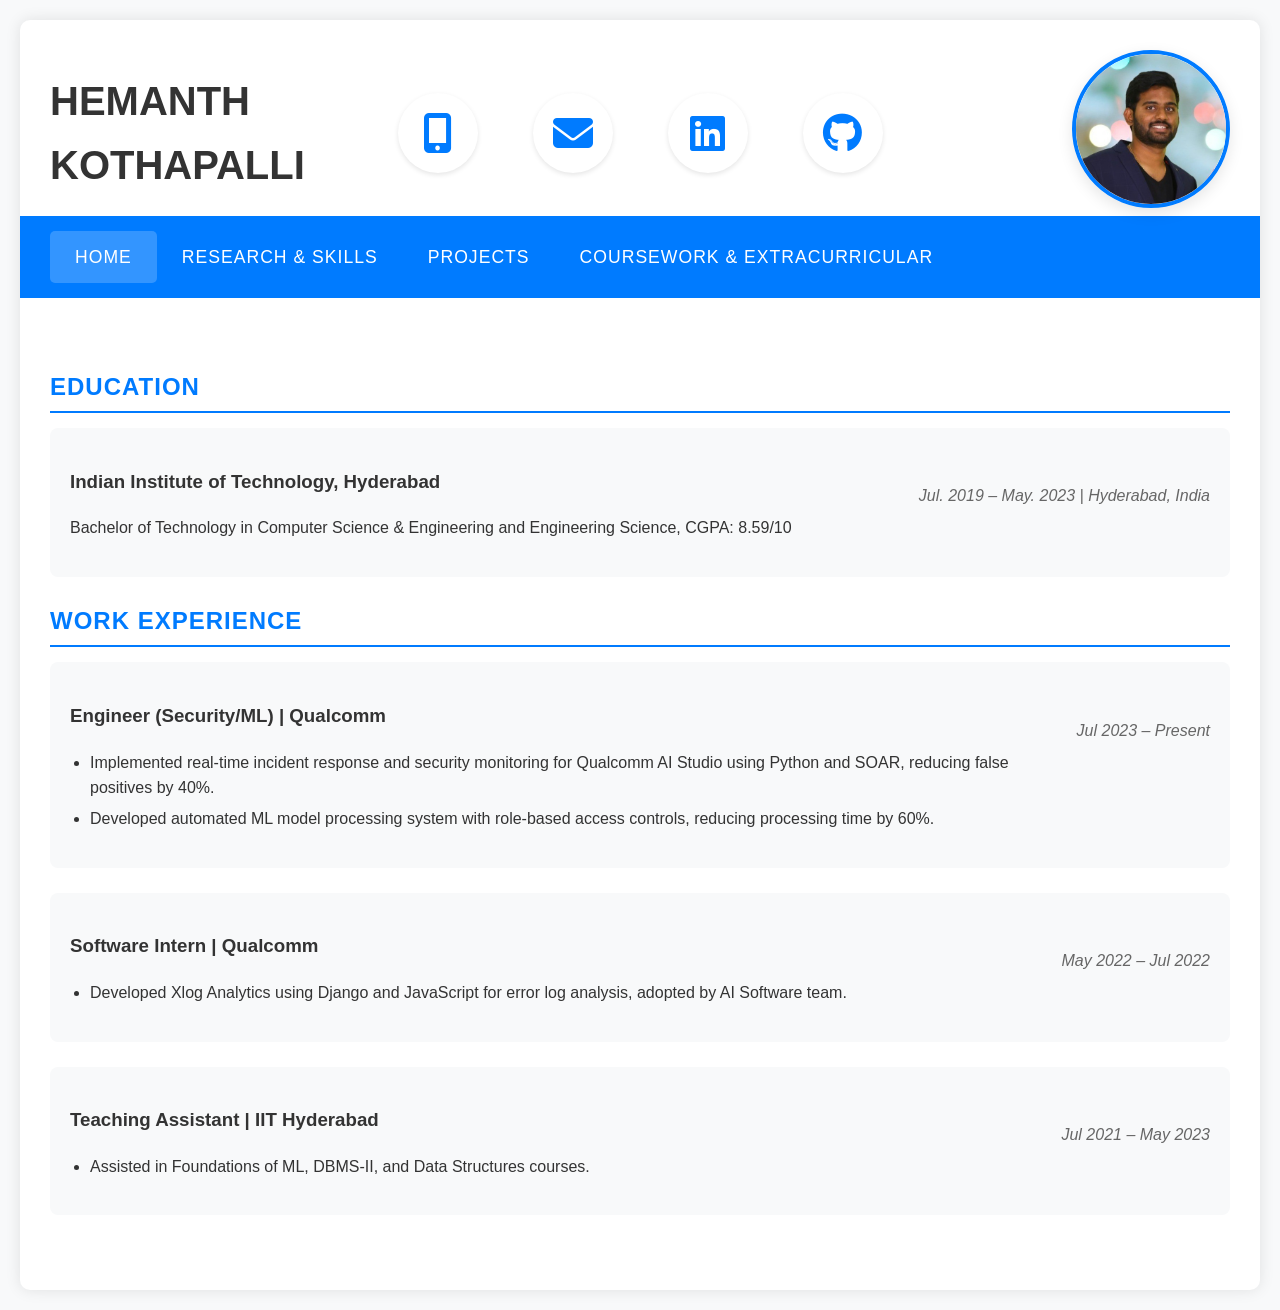
<file: index.html>
<!DOCTYPE html>
<html lang="en">
<head>
    <meta charset="UTF-8">
    <meta name="viewport" content="width=device-width, initial-scale=1.0">
    <title>Hemanth Kothapalli - Resume</title>
    <link rel="stylesheet" href="style.css">
    <link rel="stylesheet" href="https://cdnjs.cloudflare.com/ajax/libs/font-awesome/6.4.0/css/all.min.css">
</head>
<body>
    <div class="container">
        <!-- Header Section -->
        <div class="header">
            <div class="header-text">
                <h1>HEMANTH KOTHAPALLI</h1>
            </div>
                <div class="contact-info">
                    <div class="icon-container">
                        <a href="tel:+916300165866" class="contact-icon">
                            <i class="fas fa-mobile-alt"></i>
                        </a>
                    </div>
                    <div class="icon-container">
                        <a href="mailto:7hemanthk@gmail.com" class="contact-icon">
                            <i class="fas fa-envelope"></i>
                        </a>
                    </div>
                    <div class="icon-container">
                        <a href="https://www.linkedin.com/in/hemanthk1/" target="_blank" class="contact-icon">
                            <i class="fab fa-linkedin"></i>
                        </a>
                    </div>
                    <div class="icon-container">
                        <a href="https://github.com/Hemanth3047-hub" target="_blank" class="contact-icon">
                            <i class="fab fa-github"></i>
                        </a>
                    </div>
                </div>
            <div class="profile-image">
                <img src="your-photo.jpeg" alt="Hemanth Kothapalli">
            </div>
        </div>

        <!-- Tabs Navigation -->
        <div class="tabs">
            <div class="tab active" onclick="openTab('home')">Home</div>
            <div class="tab" onclick="openTab('research')">Research & Skills</div>
            <div class="tab" onclick="openTab('projects')">Projects</div>
            <div class="tab" onclick="openTab('coursework')">Coursework & Extracurricular</div>
        </div>

        <!-- Home Tab Content -->
        <div id="home" class="tab-content">
            <h2>Education</h2>
            <div class="experience">
                
                <h3>Indian Institute of Technology, Hyderabad</h3>
                <p class="date-location">Jul. 2019 – May. 2023 | Hyderabad, India</p>
                <p>Bachelor of Technology in Computer Science & Engineering and Engineering Science, CGPA: 8.59/10</p>
            </div>

            <h2>Work Experience</h2>
            <div class="experience">
                <h3>Engineer (Security/ML) | Qualcomm</h3>
                <p class="date-location">Jul 2023 – Present</p>
                <ul>
                    <li>Implemented real-time incident response and security monitoring for Qualcomm AI Studio using Python and SOAR, reducing false positives by 40%.</li>
                    <li>Developed automated ML model processing system with role-based access controls, reducing processing time by 60%.</li>
                </ul>
            </div>
            <div class="experience">
                <h3>Software Intern | Qualcomm</h3>
                <p class="date-location">May 2022 – Jul 2022</p>
                <ul>
                    <li>Developed Xlog Analytics using Django and JavaScript for error log analysis, adopted by AI Software team.</li>
                </ul>
            </div>
            <div class="experience">
                <h3>Teaching Assistant | IIT Hyderabad</h3>
                <p class="date-location">Jul 2021 – May 2023</p>
                <ul>
                    <li>Assisted in Foundations of ML, DBMS-II, and Data Structures courses.</li>
                </ul>
            </div>
        </div>

        <!-- Research Tab Content -->
        <div id="research" class="tab-content">
            <h2>Research Publications and Achievements</h2>
            <div class="experience">
                <h3><a href="https://praveenabt.github.io/publications/MUD-Scale.pdf" target="_blank">Scaling IoT MUD Enforcement using Programmable DataPlanes</a></h3>
                <p class="date-location"> (Jul 2022 – May 2023)</p>
                <p>Accepted to IEEE/IFIP NOMS'23, Miami, USA</p>
            </div>
            <div class="experience">
                <h3><a href="https://praveenabt.github.io/publications/IoTMUD-FFSPIN.pdf" target="_blank">IoT MUD Enforcement in the Edge Cloud using Programmable Switch</a></h3>
                <p class="date-location">(Jul 2021 – May 2022)</p>
                <p>Accepted to ACM SIGCOMM'22 workshop on Security for P4 - FFSPIN, Amsterdam, Netherlands</p>
            </div>
            <div class="experience">
                <h3><a href="https://drive.google.com/file/d/1JlupASg8C9uUNyeFKSC3Lq1g3cQHAbXT/view?usp=sharing" target="_blank">VAK UG Research Excellence Award, 2023 | Network Security Researcher @ IITH</a></h3>
                <p class="date-location">(Apr 2023)</p>
                <p>Honored as the sole recipient of the top undergraduate researcher award for the 2023 batch</p>
            </div>

            <h2>Technical Skills</h2>
            <ul>
                <li><strong>Languages & Security Tools:</strong> Python, C/C++, Java, P4, Splunk SOAR, Elasticsearch, Kibana, SDN Controllers</li>
                <li><strong>Machine Learning:</strong> NumPy, Pandas, Scikit-learn, TensorFlow, Keras, Pattern Recognition, Matplotlib</li>
                <li><strong>Development & Frameworks:</strong> SQL, JavaScript, Django, Flutter, Git, YAML, CI/CD</li>
            </ul>
        </div>

        <!-- Projects Tab Content -->
        <div id="projects" class="tab-content">
            <h2>Projects</h2>
            <div class="experience">
                <h3><a href="https://github.com/Hemanth3047-hub/Image-Transition" target="_blank">Image Transition</a> | Python, Machine Learning</h3>
                <ul>
                    <li>Implemented Variational Autoencoder model for image interpolation between input pairs, demonstrating improved accuracy on public and custom weather datasets.</li>
                </ul>
            </div>
            <div class="experience">
                <h3><a href="https://github.com/Hemanth3047-hub/Hand-Gesture-Recognition-using-Convolution-Neural-Network" target="_blank">Hand gesture recognition using CNN's</a> | Python, Machine Learning</h3>
                <ul>
                    <li>Built a CNN model and trained it with a dataset developed by capturing hand signs (following ASL convention) through webcam, achieving 99.95% accuracy.</li>
                </ul>
            </div>
            <div class="experience">
                <h3><a href="https://github.com/Hemanth3047-hub/PPMS_FULL_STACK" target="_blank">PhD Progress Management System</a> | Flutter, Django</h3>
                <ul>
                    <li>Led a team of three in developing an application for PhD scholars of IITH to track their academic progress and send alerts for upcoming deadlines.</li>
                </ul>
            </div>
            <div class="experience">
                <h3><a href="https://github.com/Hemanth3047-hub/DBMS-II" target="_blank">Management of Scientific Research Papers Database</a> | PostgreSQL, DBMS</h3>
                <ul>
                    <li>Built a relational database from scratch, populated it with information about research publications, and executed complex PostgreSQL queries.</li>
                </ul>
            </div>
            <div class="experience">
                <h3><a href="https://github.com/Hemanth3047-hub/Covid-19-SIR-Simulator" target="_blank">Covid-19 SIR Simulator</a> | C++, Data Structures</h3>
                <ul>
                    <li>Developed a system to track the number of people suspected, infected, and recovered based on probabilistic thresholds using graphs, adjacency lists, and priority queues.</li>
                </ul>
            </div>
        </div>

        <!-- Coursework & Extracurricular Tab Content -->
        <div id="coursework" class="tab-content">
            <h2>Coursework & Extracurricular</h2>
            <h3>Relevant Coursework</h3>
            <ul>
                <li>Computer Networks</li>
                <li>Foundations of Machine Learning</li>
                <li>Deep Learning</li>
                <li>Theory of Computation</li>
                <li>Data Structures and Algorithms</li>
                <li>Probability in Computing</li>
                <li>Reinforcement Learning</li>
                <li>Operating Systems</li>
                <li>Database Management Systems</li>
                <li>Principles of Programming Languages</li>
            </ul>
            <h3>Extracurricular Activities</h3>
            <p>Details on extracurricular activities will be added here.</p>
        </div>
    </div>
    <script src="script.js"></script>
</body>
</html>
</file>
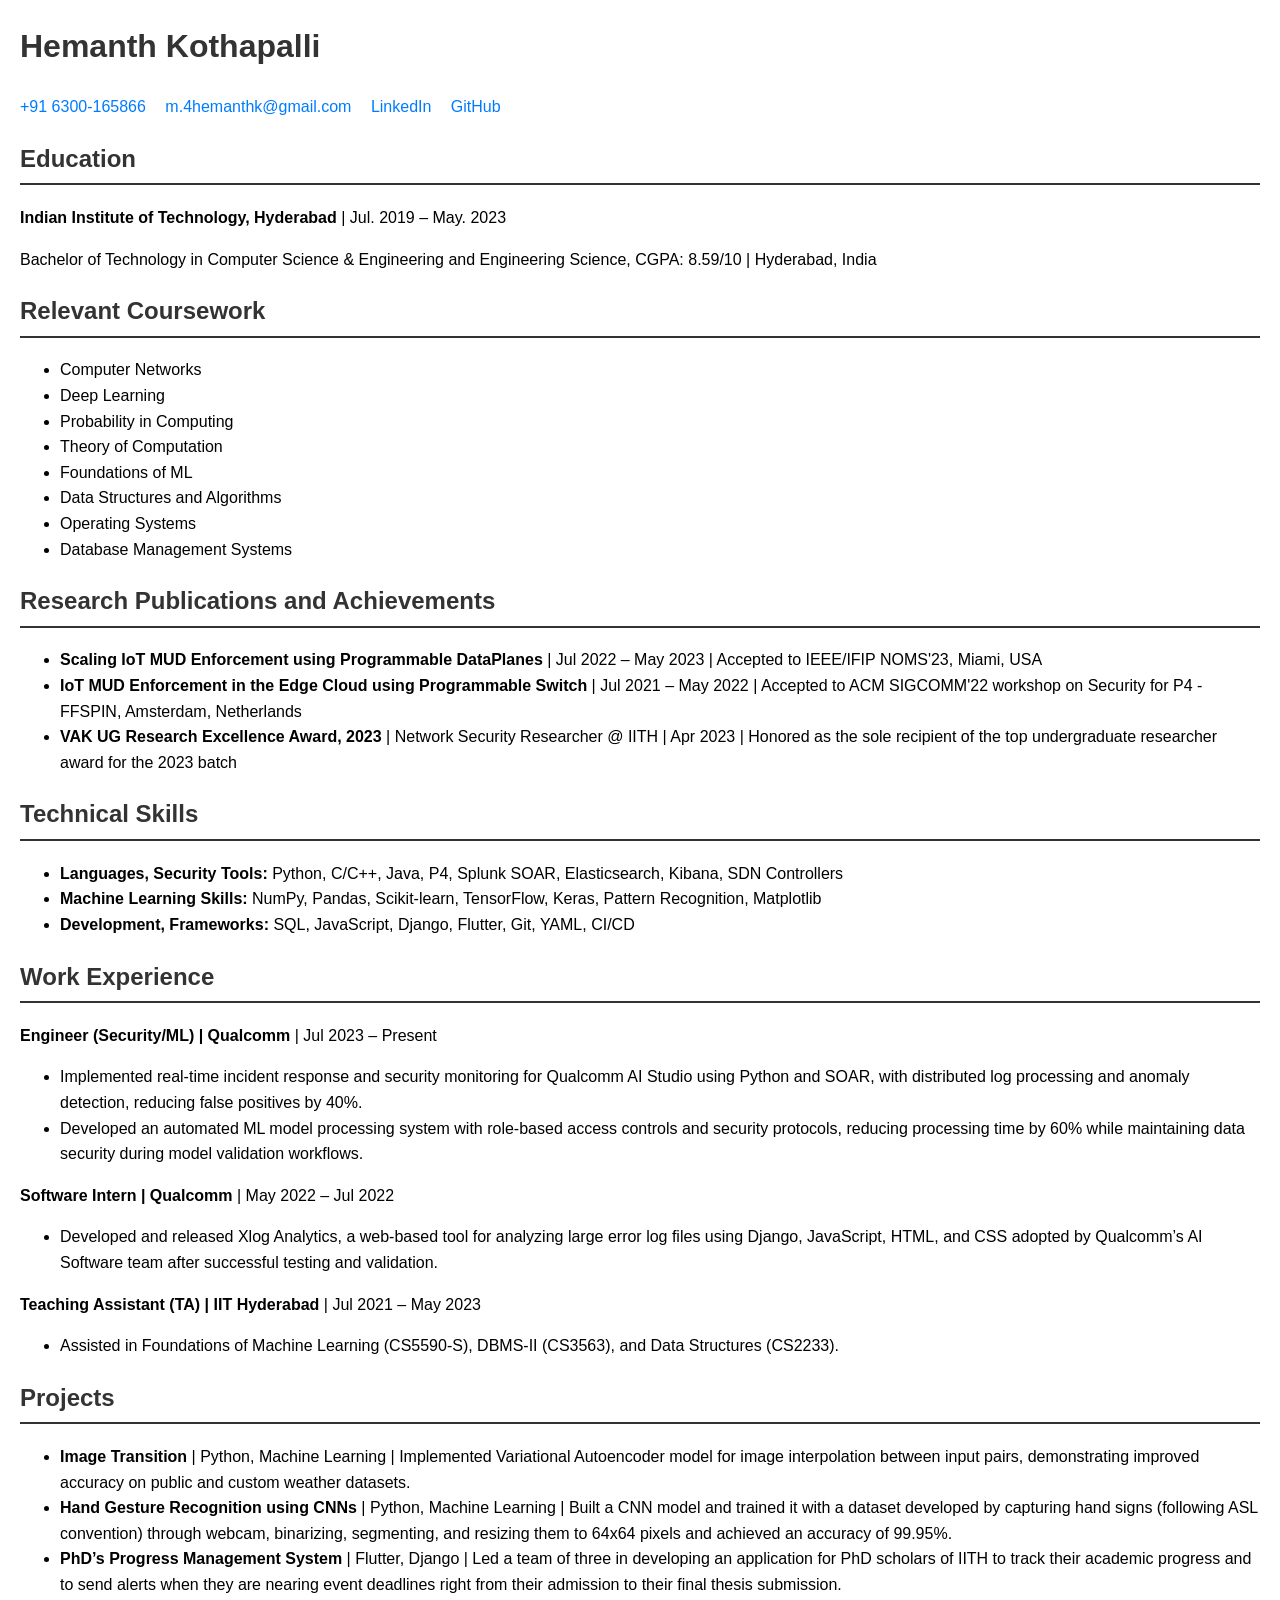
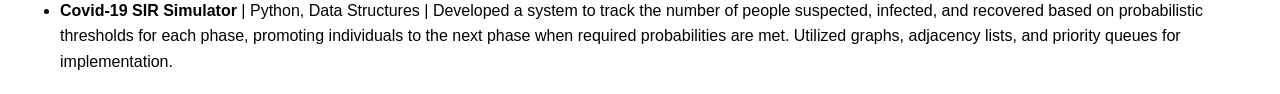
<file: resume.html>
<!DOCTYPE html>
<html lang="en">
<head>
    <meta charset="UTF-8">
    <meta name="viewport" content="width=device-width, initial-scale=1.0">
    <title>Hemanth Kothapalli - Resume</title>
    <style>
        body {
            font-family: Arial, sans-serif;
            margin: 20px;
            line-height: 1.6;
        }
        h1, h2 {
            color: #333;
        }
        a {
            color: #007BFF;
            text-decoration: none;
        }
        a:hover {
            text-decoration: underline;
        }
        .section {
            margin-bottom: 20px;
        }
        .section h2 {
            border-bottom: 2px solid #333;
            padding-bottom: 5px;
        }
        .contact-info {
            margin-bottom: 20px;
        }
        .contact-info a {
            margin-right: 15px;
        }
    </style>
</head>
<body>

<h1>Hemanth Kothapalli</h1>

<div class="contact-info">
    <a href="tel:+916300165866">+91 6300-165866</a>
    <a href="mailto:m.4hemanthk@gmail.com">m.4hemanthk@gmail.com</a>
    <a href="https://linkedin.com/in/hematthk1" target="_blank">LinkedIn</a>
    <a href="https://github.com/Hemanth3047-hub" target="_blank">GitHub</a>
</div>

<div class="section">
    <h2>Education</h2>
    <p><strong>Indian Institute of Technology, Hyderabad</strong> | Jul. 2019 – May. 2023</p>
    <p>Bachelor of Technology in Computer Science & Engineering and Engineering Science, CGPA: 8.59/10 | Hyderabad, India</p>
</div>

<div class="section">
    <h2>Relevant Coursework</h2>
    <ul>
        <li>Computer Networks</li>
        <li>Deep Learning</li>
        <li>Probability in Computing</li>
        <li>Theory of Computation</li>
        <li>Foundations of ML</li>
        <li>Data Structures and Algorithms</li>
        <li>Operating Systems</li>
        <li>Database Management Systems</li>
    </ul>
</div>

<div class="section">
    <h2>Research Publications and Achievements</h2>
    <ul>
        <li><strong>Scaling IoT MUD Enforcement using Programmable DataPlanes</strong> | Jul 2022 – May 2023 | Accepted to IEEE/IFIP NOMS'23, Miami, USA</li>
        <li><strong>IoT MUD Enforcement in the Edge Cloud using Programmable Switch</strong> | Jul 2021 – May 2022 | Accepted to ACM SIGCOMM'22 workshop on Security for P4 - FFSPIN, Amsterdam, Netherlands</li>
        <li><strong>VAK UG Research Excellence Award, 2023</strong> | Network Security Researcher @ IITH | Apr 2023 | Honored as the sole recipient of the top undergraduate researcher award for the 2023 batch</li>
    </ul>
</div>

<div class="section">
    <h2>Technical Skills</h2>
    <ul>
        <li><strong>Languages, Security Tools:</strong> Python, C/C++, Java, P4, Splunk SOAR, Elasticsearch, Kibana, SDN Controllers</li>
        <li><strong>Machine Learning Skills:</strong> NumPy, Pandas, Scikit-learn, TensorFlow, Keras, Pattern Recognition, Matplotlib</li>
        <li><strong>Development, Frameworks:</strong> SQL, JavaScript, Django, Flutter, Git, YAML, CI/CD</li>
    </ul>
</div>

<div class="section">
    <h2>Work Experience</h2>
    <p><strong>Engineer (Security/ML) | Qualcomm</strong> | Jul 2023 – Present</p>
    <ul>
        <li>Implemented real-time incident response and security monitoring for Qualcomm AI Studio using Python and SOAR, with distributed log processing and anomaly detection, reducing false positives by 40%.</li>
        <li>Developed an automated ML model processing system with role-based access controls and security protocols, reducing processing time by 60% while maintaining data security during model validation workflows.</li>
    </ul>
    <p><strong>Software Intern | Qualcomm</strong> | May 2022 – Jul 2022</p>
    <ul>
        <li>Developed and released Xlog Analytics, a web-based tool for analyzing large error log files using Django, JavaScript, HTML, and CSS adopted by Qualcomm’s AI Software team after successful testing and validation.</li>
    </ul>
    <p><strong>Teaching Assistant (TA) | IIT Hyderabad</strong> | Jul 2021 – May 2023</p>
    <ul>
        <li>Assisted in Foundations of Machine Learning (CS5590-S), DBMS-II (CS3563), and Data Structures (CS2233).</li>
    </ul>
</div>

<div class="section">
    <h2>Projects</h2>
    <ul>
        <li><strong>Image Transition</strong> | Python, Machine Learning | Implemented Variational Autoencoder model for image interpolation between input pairs, demonstrating improved accuracy on public and custom weather datasets.</li>
        <li><strong>Hand Gesture Recognition using CNNs</strong> | Python, Machine Learning | Built a CNN model and trained it with a dataset developed by capturing hand signs (following ASL convention) through webcam, binarizing, segmenting, and resizing them to 64x64 pixels and achieved an accuracy of 99.95%.</li>
        <li><strong>PhD’s Progress Management System</strong> | Flutter, Django | Led a team of three in developing an application for PhD scholars of IITH to track their academic progress and to send alerts when they are nearing event deadlines right from their admission to their final thesis submission.</li>
        <li><strong>Covid-19 SIR Simulator</strong> | Python, Data Structures | Developed a system to track the number of people suspected, infected, and recovered based on probabilistic thresholds for each phase, promoting individuals to the next phase when required probabilities are met. Utilized graphs, adjacency lists, and priority queues for implementation.</li>
    </ul>
</div>

</body>
</html>
</file>
<file: style.css>
body {
    font-family: 'Arial', sans-serif;
    margin: 0;
    line-height: 1.6;
    background-color: #f8f9fa;
    color: #333;
    padding: 20px;
}

.container {
    max-width: 100%;
    margin: 0 auto;
    background: #fff;
    padding: 30px;
    box-shadow: 0 0 15px rgba(0, 0, 0, 0.1);
    border-radius: 10px;
}

/* Header Section */
.header {
    display: flex;
    justify-content: space-between;
    align-items: center;
    margin-bottom: 30px;
    flex-wrap: wrap;
    gap: 30px;
}

.header-text {
    flex: 1;
    min-width: 200px;
}

.header h1 {
    margin: 0;
    font-size: 2.5em;
}

.profile-image {
    flex: 1;
    text-align: right;
    min-width: 120px;
}

.profile-image img {
    width: 150px;
    height: 150px;
    border: 4px solid #007BFF;
    border-radius: 50%;
    object-fit: cover;
    box-shadow: 0 5px 15px rgba(0,0,0,0.1);
}

/* Contact Information */
.contact-info {
    display: flex;
    gap: 35px;
    justify-content: center;
    flex-wrap: wrap;
}

.icon-container {
    background: #ffffff;
    border-radius: 50%;
    padding: 15px;
    margin: 0 10px;
    transition: all 0.3s ease;
    box-shadow: 0 2px 5px rgba(0,0,0,0.1);
}

.icon-container:hover {
    transform: translateY(-5px);
    box-shadow: 0 5px 15px rgba(0,0,0,0.2);
    background: #0056b3;
}

.contact-icon {
    font-size: 2.5rem;
    color: #007BFF;
    width: 50px;
    height: 50px;
    display: flex;
    align-items: center;
    justify-content: center;
    text-decoration: none;
}

.contact-icon:hover {
    color: white;
}

/* Link Styling */
a {
    color: #007BFF;
    text-decoration: none;
}

a:visited {
    color: #007BFF;
}

a:hover {
    text-decoration: underline;
}

/* Tabs Navigation */
.tabs {
    display: flex;
    justify-content: flex-start;
    background: #007BFF;
    margin: -30px -30px 30px;
    padding: 15px 30px;
}

.tab {
    color: white;
    font-size: 1.1em;
    cursor: pointer;
    padding: 12px 25px;
    transition: all 0.3s ease;
    border-radius: 5px;
    text-transform: uppercase;
    letter-spacing: 1px;
}

.tab.active {
    background: rgba(255, 255, 255, 0.2);
}

/* Content Sections */
.tab-content {
    padding: 20px 0;
}

/* Experience Items */
.experience {
    margin-bottom: 25px;
    padding: 20px;
    background: #f8f9fa;
    border-radius: 8px;
    transition: transform 0.2s ease;
    position: relative;
}

.experience:hover {
    transform: translateX(10px);
}

/* Date Styling */
.date-location {
    float: right;
    margin: -2em 0 1em 20px;
    font-style: italic;
    font-weight: normal;
    color: #666;
}

.experience::after {
    content: "";
    display: table;
    clear: both;
}

/* Headings */
h2 {
    color: #007BFF;
    border-bottom: 2px solid #007BFF;
    padding-bottom: 5px;
    margin-bottom: 15px;
    text-transform: uppercase;
    letter-spacing: 1px;
}

ul {
    padding-left: 20px;
}

ul li {
    margin-bottom: 5px;
}

/* Responsive Design */
@media (max-width: 768px) {
    body {
        padding: 10px;
    }
    
    .container {
        padding: 20px;
    }
    
    .tabs {
        flex-wrap: wrap;
        gap: 10px;
        padding: 15px;
    }
    
    .tab {
        flex: 1;
        text-align: center;
        padding: 10px;
        font-size: 1em;
    }
    
    .header {
        flex-direction: column;
        text-align: center;
        gap: 20px;
    }
    
    .profile-image {
        text-align: center;
        order: 3;
    }
    
    .profile-image img {
        width: 130px;
        height: 130px;
    }
    
    .contact-info {
        order: 2;
        gap: 25px;
        margin: 20px 0;
    }
    
    .icon-container {
        padding: 12px;
        margin: 0 5px;
    }
    
    .date-location {
        float: none;
        margin: 10px 0;
        text-align: right;
    }
}

@media (max-width: 480px) {
    .contact-info {
        gap: 20px;
    }
    
    .icon-container {
        padding: 10px;
    }
    
    .profile-image img {
        width: 110px;
        height: 110px;
    }
    
    .header h1 {
        font-size: 2em;
    }
    
    .contact-icon {
        font-size: 2rem;
    }
    
    .tab {
        padding: 10px 15px;
        font-size: 0.9em;
    }
    
    .experience {
        padding: 15px;
    }
    
    h2 {
        font-size: 1.5em;
    }
}
</file>
